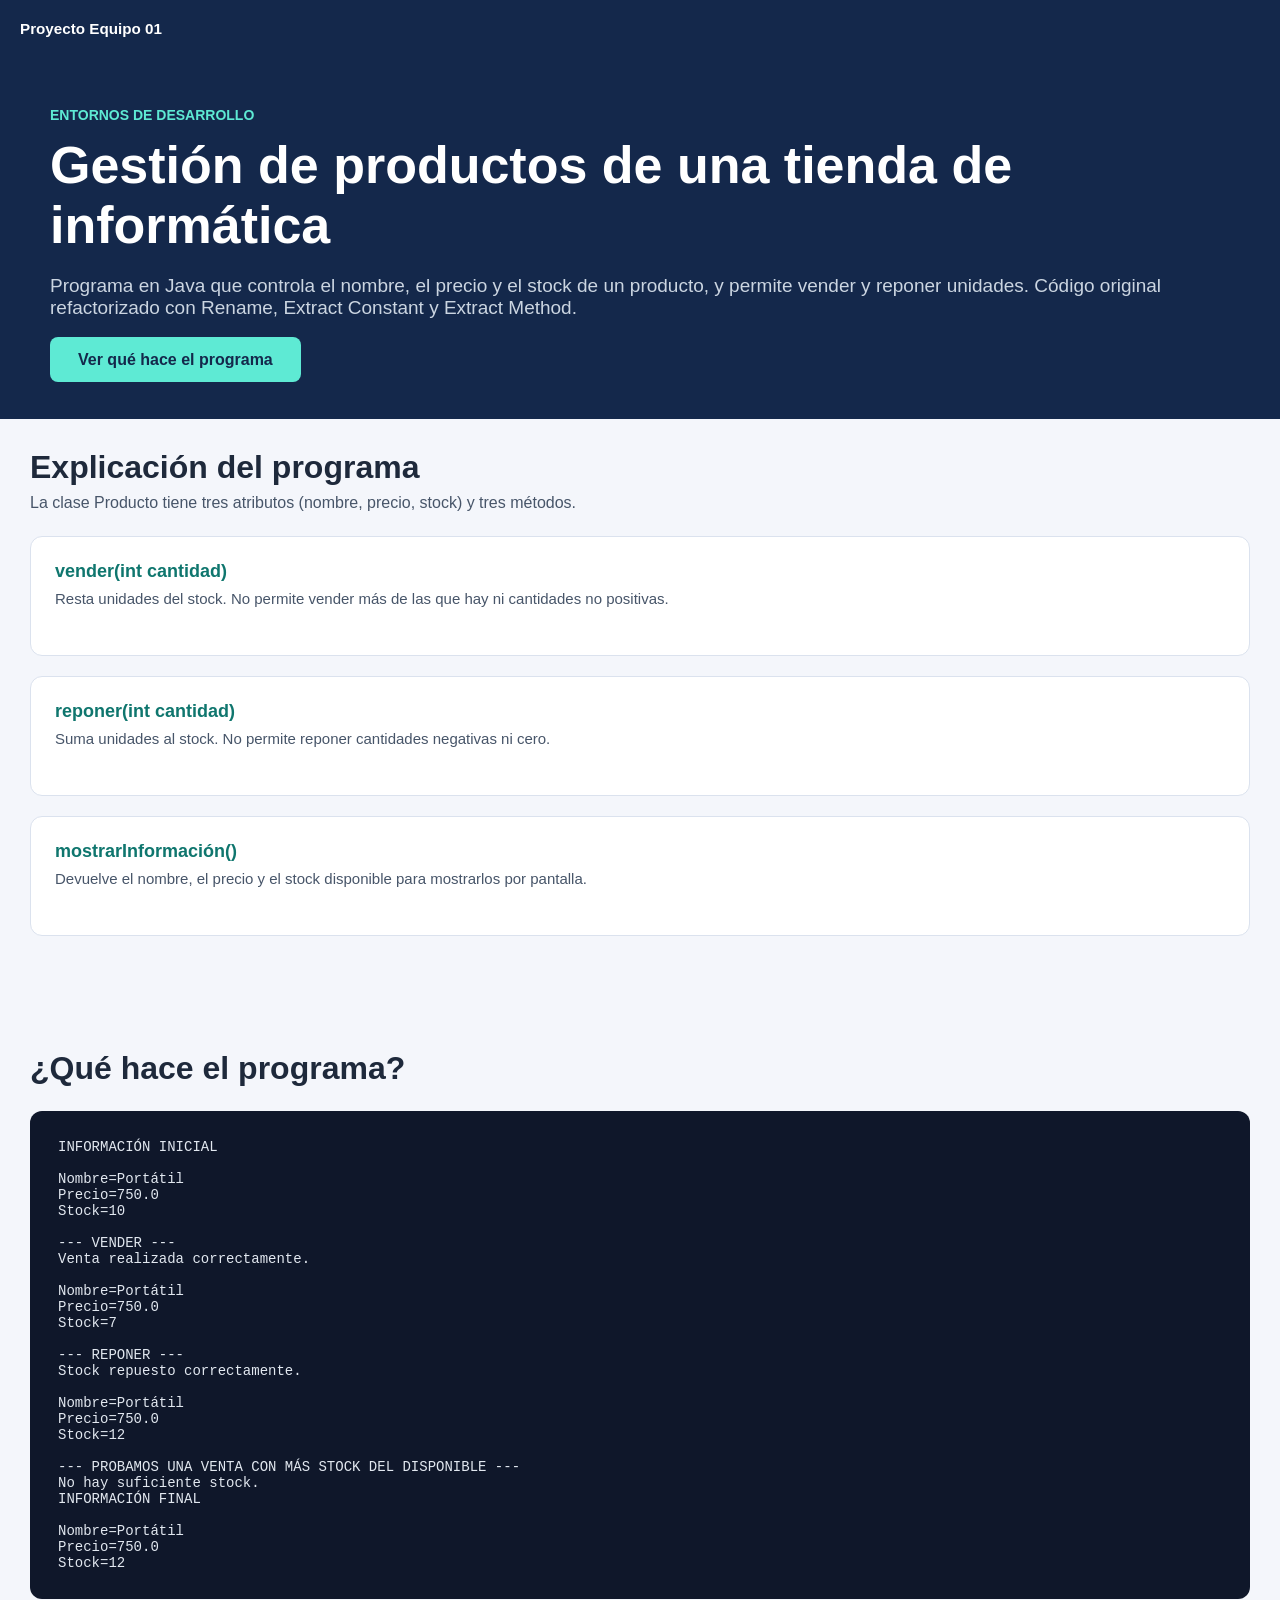
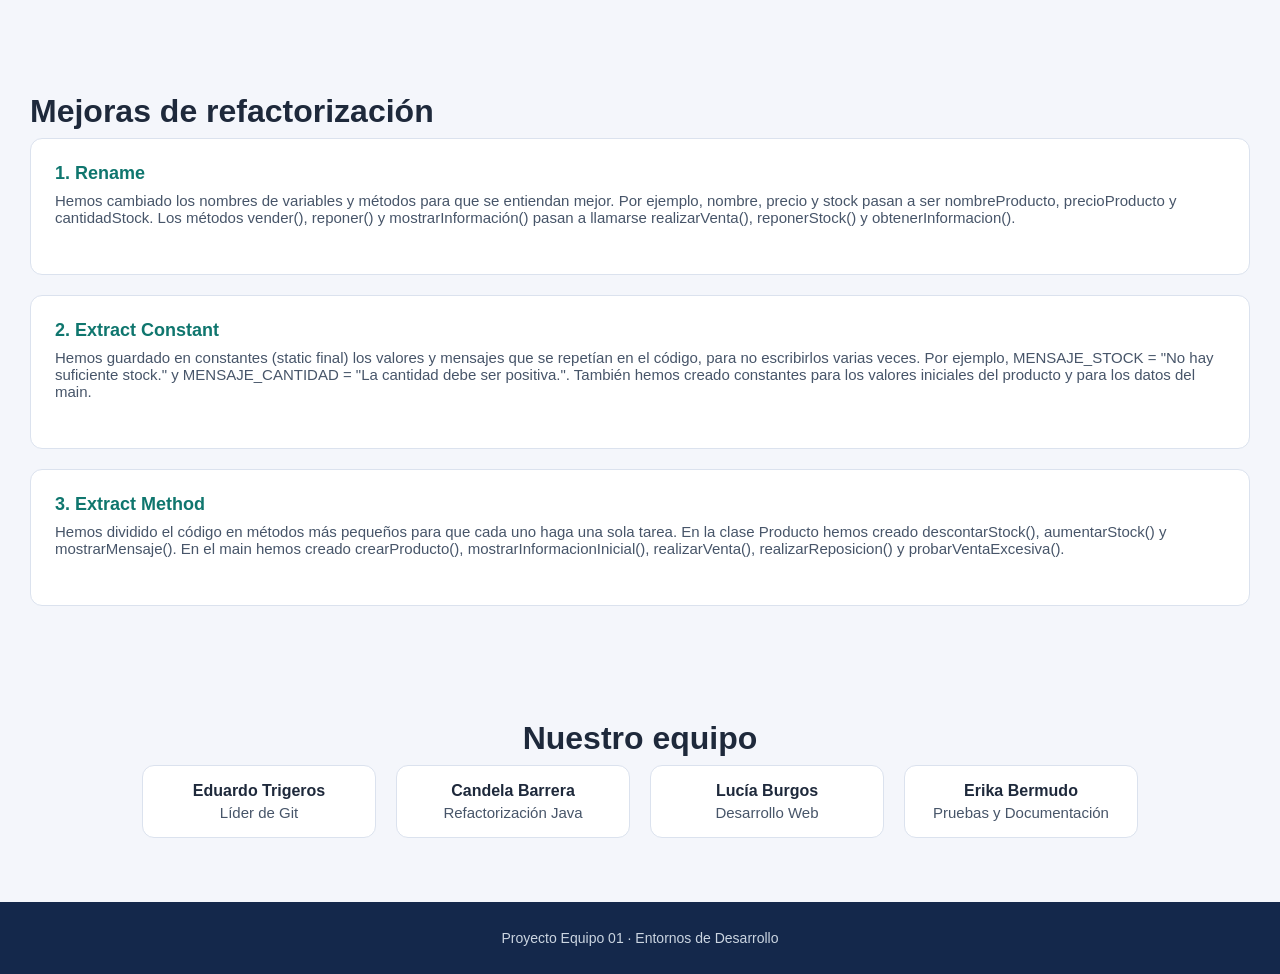
<file: index.html>
<!DOCTYPE html>
<html lang="es">
<head>
    <meta charset="UTF-8">
    <meta name="viewport" content="width=device-width, initial-scale=1.0">
    <title>Proyecto Equipo 01</title>
    <link rel="stylesheet" href="styles.css">
</head>
<body>
    <header>
        <nav>
            <h3>Proyecto Equipo 01</h3>
        </nav>
        <div>
            <h5>ENTORNOS DE DESARROLLO</h5>
            <h1>Gestión de productos de una tienda de informática</h1>
            <p>
                Programa en Java que controla el nombre, el precio y el stock de un
                producto, y permite vender y reponer unidades. Código original
                refactorizado con Rename, Extract Constant y Extract Method.
            </p>
            <a href="codigo.html">Ver qué hace el programa</a>
        </div>
    </header>

    <main>
        <section>
            <h2>Explicación del programa</h2>
            <p>La clase Producto tiene tres atributos (nombre, precio, stock) y tres métodos.</p>
            <div>
                <article>
                    <h3>vender(int cantidad)</h3>
                    <p>Resta unidades del stock. No permite vender más de las que hay ni cantidades no positivas.</p>
                </article>
                <article>
                    <h3>reponer(int cantidad)</h3>
                    <p>Suma unidades al stock. No permite reponer cantidades negativas ni cero.</p>
                </article>
                <article>
                    <h3>mostrarInformación()</h3>
                    <p>Devuelve el nombre, el precio y el stock disponible para mostrarlos por pantalla.</p>
                </article>
            </div>
        </section>

        <section>
            <h2>¿Qué hace el programa?</h2>
            <pre>INFORMACIÓN INICIAL

Nombre=Portátil
Precio=750.0
Stock=10

--- VENDER ---
Venta realizada correctamente.

Nombre=Portátil
Precio=750.0
Stock=7

--- REPONER ---
Stock repuesto correctamente.

Nombre=Portátil
Precio=750.0
Stock=12

--- PROBAMOS UNA VENTA CON MÁS STOCK DEL DISPONIBLE ---
No hay suficiente stock.
INFORMACIÓN FINAL

Nombre=Portátil
Precio=750.0
Stock=12</pre>
        </section>

        <section>
            <h2>Mejoras de refactorización</h2>
            <div>
                <article>
                    <h3>1. Rename</h3>
                    <p>Hemos cambiado los nombres de variables y métodos para que se entiendan mejor. Por ejemplo, nombre, precio y stock pasan a ser nombreProducto, precioProducto y cantidadStock. Los métodos vender(), reponer() y mostrarInformación() pasan a llamarse realizarVenta(), reponerStock() y obtenerInformacion().</p>
                </article>
                <article>
                    <h3>2. Extract Constant</h3>
                    <p>Hemos guardado en constantes (static final) los valores y mensajes que se repetían en el código, para no escribirlos varias veces. Por ejemplo, MENSAJE_STOCK = "No hay suficiente stock." y MENSAJE_CANTIDAD = "La cantidad debe ser positiva.". También hemos creado constantes para los valores iniciales del producto y para los datos del main.</p>
                </article>
                <article>
                    <h3>3. Extract Method</h3>
                    <p>Hemos dividido el código en métodos más pequeños para que cada uno haga una sola tarea. En la clase Producto hemos creado descontarStock(), aumentarStock() y mostrarMensaje(). En el main hemos creado crearProducto(), mostrarInformacionInicial(), realizarVenta(), realizarReposicion() y probarVentaExcesiva().</p>
                </article>
            </div>
        </section>

        <section id="roles">
            <h2>Nuestro equipo</h2>
            <div>
                <article>
                    <h4>Eduardo Trigeros</h4>
                    <p>Líder de Git</p>
                </article>
                <article>
                    <h4>Candela Barrera</h4>
                    <p>Refactorización Java</p>
                </article>
                <article>
                    <h4>Lucía Burgos</h4>
                    <p>Desarrollo Web</p>
                </article>
                <article>
                    <h4>Erika Bermudo</h4>
                    <p>Pruebas y Documentación</p>
                </article>
            </div>
        </section>
    </main>

    <footer>
        <p>Proyecto Equipo 01 · Entornos de Desarrollo</p>
    </footer>
</body>
</html>
</file>
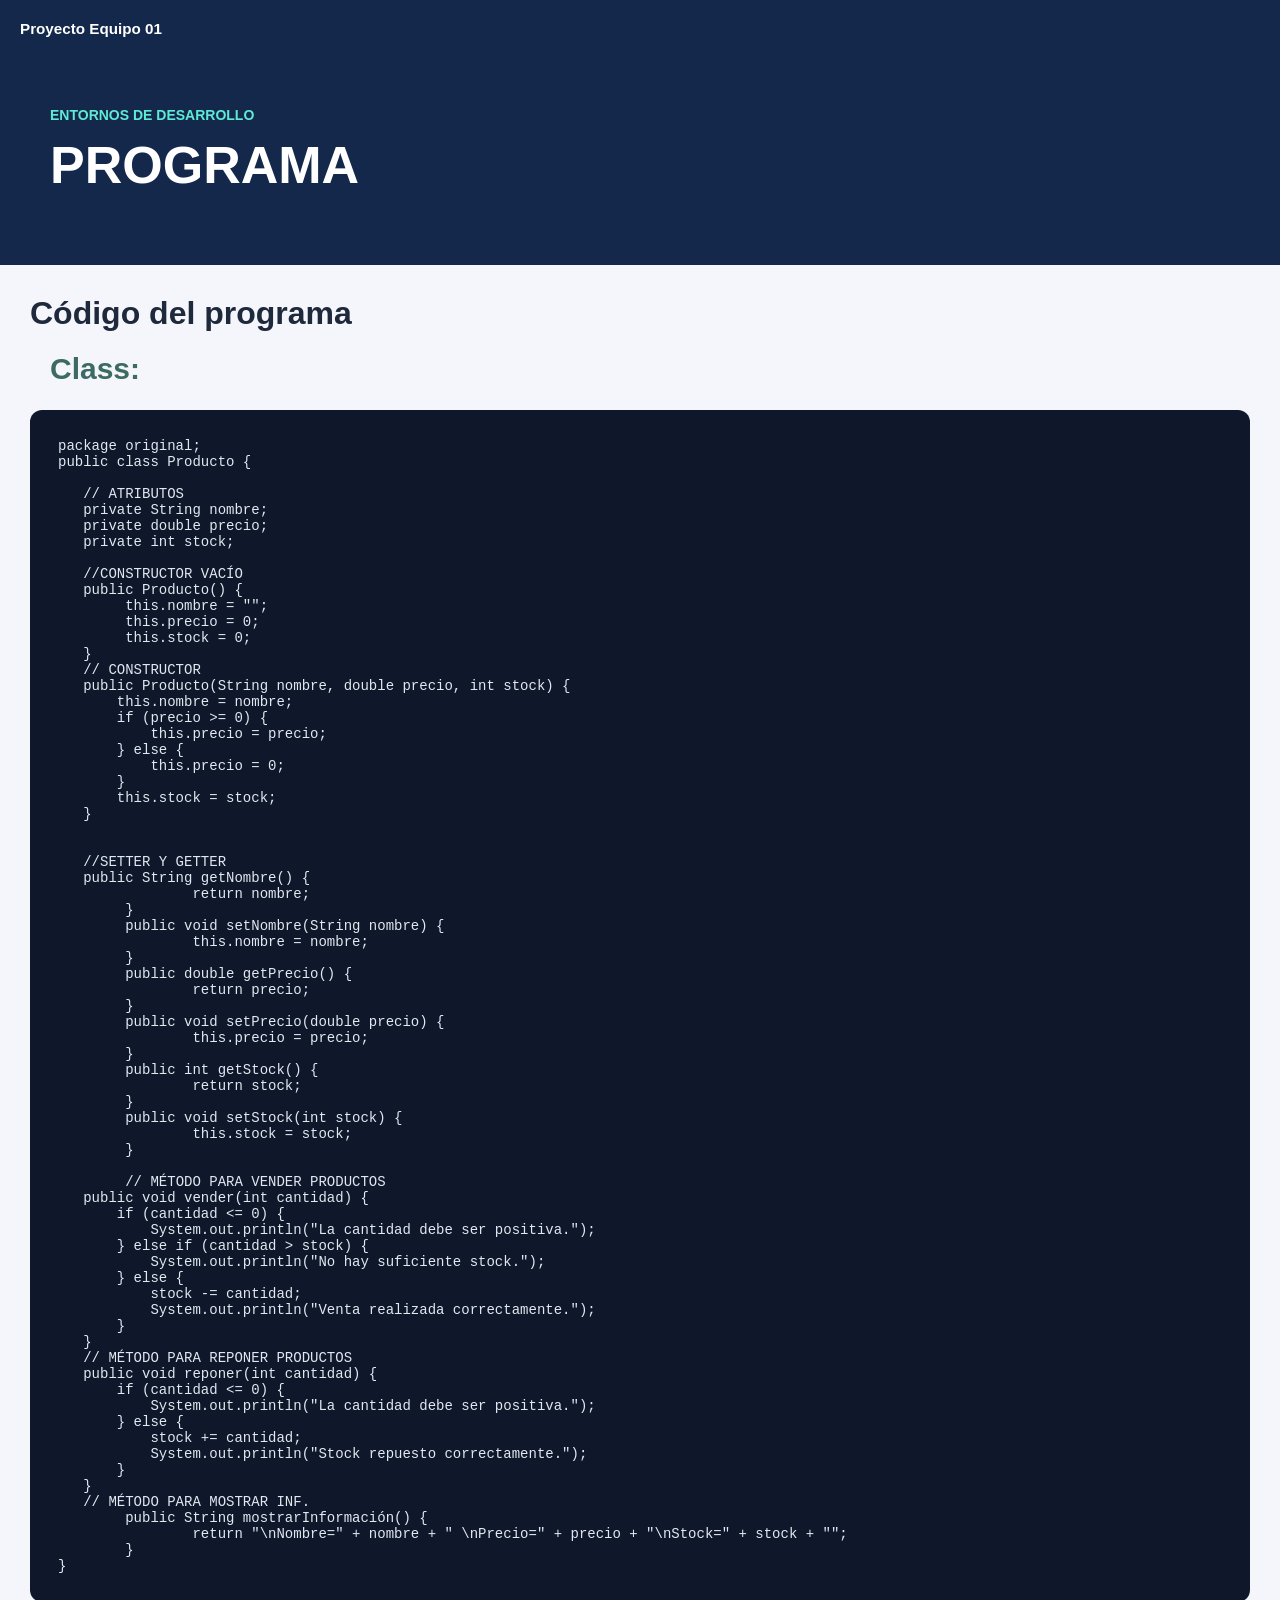
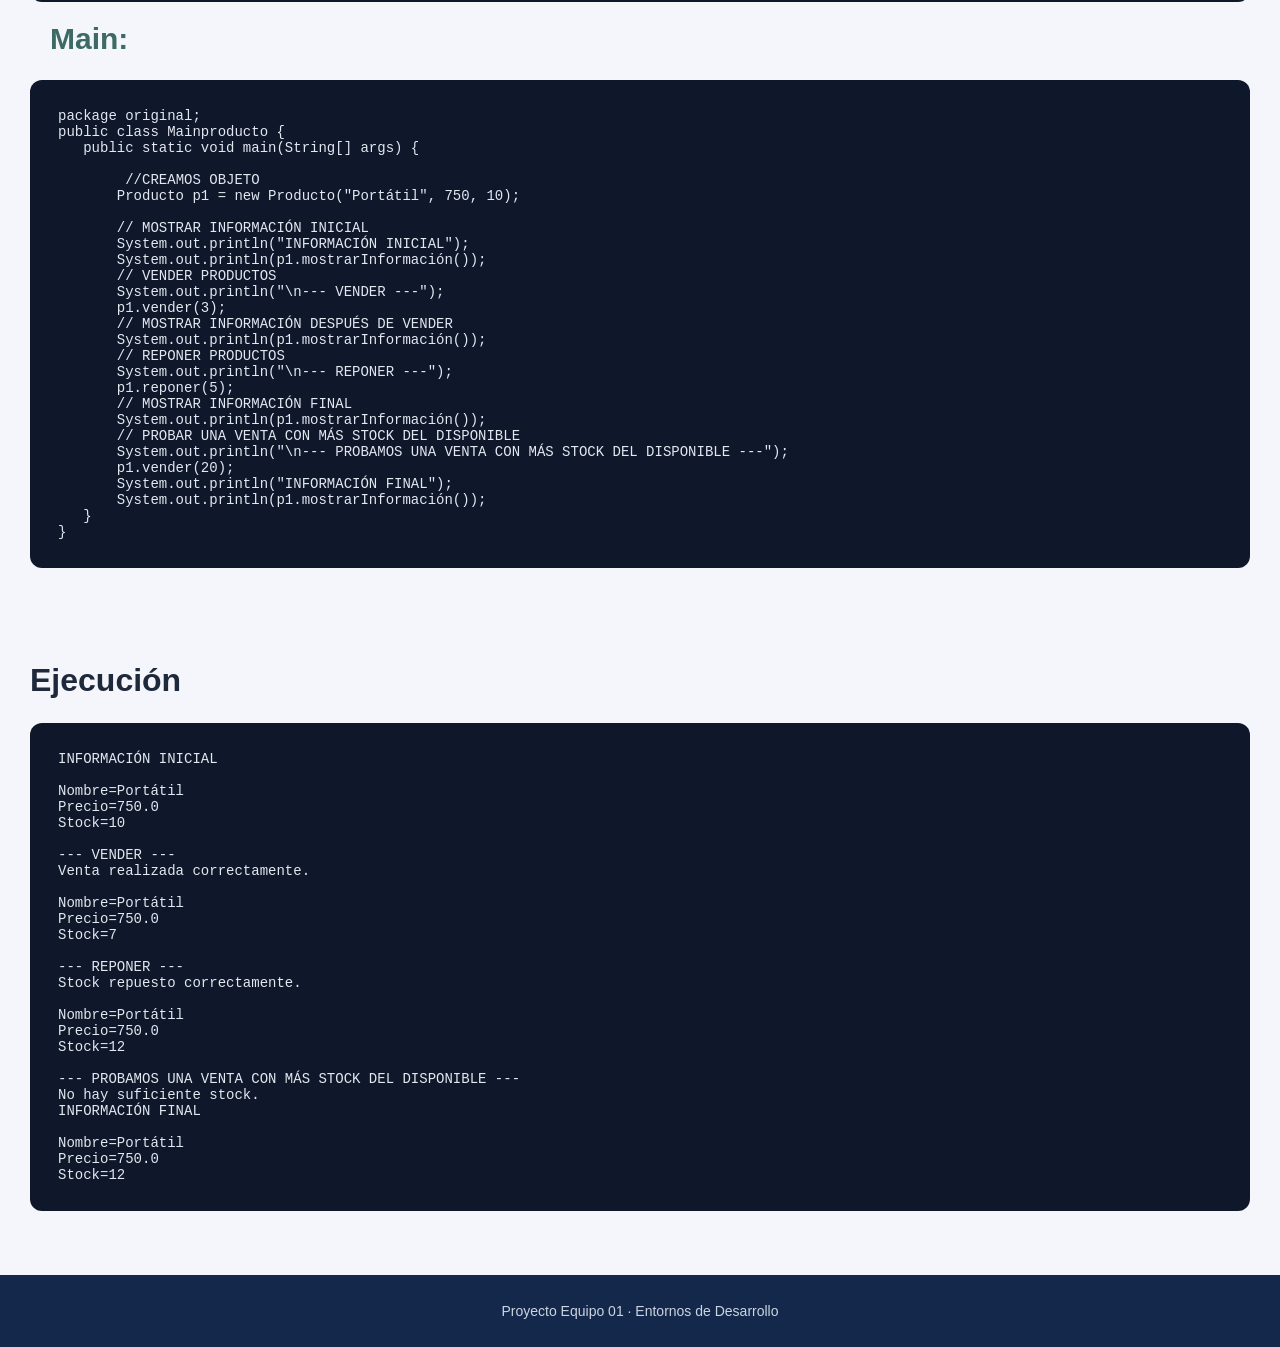
<file: codigo.html>
<!DOCTYPE html>
<html lang="es">
<head>
    <meta charset="UTF-8">
    <meta name="viewport" content="width=device-width, initial-scale=1.0">
    <title>::.CÓDIGO.::</title>
    <link rel="stylesheet" href="codigo.css">
</head>
<body>
    <header>
        <nav>
            <h3>Proyecto Equipo 01</h3>
        </nav>
        <div>
            <h5>ENTORNOS DE DESARROLLO</h5>
            <h1>PROGRAMA</h1>
        </div>
    </header>

    <main>
        <section>
            <h2>Código del programa</h2>
            <h3>Class:</h3>
            <pre>package original;
public class Producto {
  
   // ATRIBUTOS
   private String nombre;
   private double precio;
   private int stock;
  
   //CONSTRUCTOR VACÍO
   public Producto() {
   	this.nombre = "";
   	this.precio = 0;
   	this.stock = 0;
   }
   // CONSTRUCTOR
   public Producto(String nombre, double precio, int stock) {
       this.nombre = nombre;
       if (precio &gt;= 0) {
           this.precio = precio;
       } else {
           this.precio = 0;
       }
       this.stock = stock;
   }
  
  
   //SETTER Y GETTER
   public String getNombre() {
		return nombre;
	}
	public void setNombre(String nombre) {
		this.nombre = nombre;
	}
	public double getPrecio() {
		return precio;
	}
	public void setPrecio(double precio) {
		this.precio = precio;
	}
	public int getStock() {
		return stock;
	}
	public void setStock(int stock) {
		this.stock = stock;
	}
	
	// MÉTODO PARA VENDER PRODUCTOS
   public void vender(int cantidad) {
       if (cantidad &lt;= 0) {
           System.out.println("La cantidad debe ser positiva.");
       } else if (cantidad &gt; stock) {
           System.out.println("No hay suficiente stock.");
       } else {
           stock -= cantidad;
           System.out.println("Venta realizada correctamente.");
       }
   }
   // MÉTODO PARA REPONER PRODUCTOS
   public void reponer(int cantidad) {
       if (cantidad &lt;= 0) {
           System.out.println("La cantidad debe ser positiva.");
       } else {
           stock += cantidad;
           System.out.println("Stock repuesto correctamente.");
       }
   }
   // MÉTODO PARA MOSTRAR INF.
	public String mostrarInformación() {
		return "\nNombre=" + nombre + " \nPrecio=" + precio + "\nStock=" + stock + "";
	}
}
</pre>
            <h3>Main: </h3>
            <pre>package original;
public class Mainproducto {
   public static void main(String[] args) {
   	
   	//CREAMOS OBJETO
       Producto p1 = new Producto("Portátil", 750, 10);
      
       // MOSTRAR INFORMACIÓN INICIAL
       System.out.println("INFORMACIÓN INICIAL");
       System.out.println(p1.mostrarInformación());
       // VENDER PRODUCTOS
       System.out.println("\n--- VENDER ---");
       p1.vender(3);
       // MOSTRAR INFORMACIÓN DESPUÉS DE VENDER
       System.out.println(p1.mostrarInformación());
       // REPONER PRODUCTOS
       System.out.println("\n--- REPONER ---");
       p1.reponer(5);
       // MOSTRAR INFORMACIÓN FINAL
       System.out.println(p1.mostrarInformación());
       // PROBAR UNA VENTA CON MÁS STOCK DEL DISPONIBLE
       System.out.println("\n--- PROBAMOS UNA VENTA CON MÁS STOCK DEL DISPONIBLE ---");
       p1.vender(20);
       System.out.println("INFORMACIÓN FINAL");
       System.out.println(p1.mostrarInformación());
   }
}
</pre>
        </section>

        <section>
            <h2>Ejecución</h2>
            <pre>INFORMACIÓN INICIAL

Nombre=Portátil
Precio=750.0
Stock=10

--- VENDER ---
Venta realizada correctamente.

Nombre=Portátil
Precio=750.0
Stock=7

--- REPONER ---
Stock repuesto correctamente.

Nombre=Portátil
Precio=750.0
Stock=12

--- PROBAMOS UNA VENTA CON MÁS STOCK DEL DISPONIBLE ---
No hay suficiente stock.
INFORMACIÓN FINAL

Nombre=Portátil
Precio=750.0
Stock=12</pre>
        </section>
    </main>

    <footer>
        <p>Proyecto Equipo 01 · Entornos de Desarrollo</p>
    </footer>
</body>
</html>
</file>
<file: styles.css>
* {
    margin: 0;
    padding: 0;
    font-family: Arial, Helvetica, sans-serif;
}

body {
    background-color: #f4f6fb;
    color: #1e293b;
}


header {
    background-color: #14284b;
    color: #ffffff;
}

header nav {
    padding: 20px;
    font-size: 13px;
}


header div {
    padding: 50px ;
}

header h5 {
    color: #5eead4;
    font-size: 14px;
    margin-bottom: 12px;
}

header h1 {
    font-size: 52px;
    margin-bottom: 20px;
}

header p {
    color: #cbd5e1;
    font-size: 19px;
    margin-bottom: 32px;
}

header div a {
    background-color: #5eead4;
    color: #14284b;
    font-weight: bold;
    padding: 14px 28px;
    border-radius: 8px;
    text-decoration: none;
}

header div a:hover {
    background-color: #99f6e4;
}

main section {
    max-width: 2100px;
    margin: 0;
    padding: 30px;
}

main h2 {
    font-size: 32px;
    margin-bottom: 8px;
}

main section p {
    color: #475569;
    margin-bottom: 24px;
}


main article {
    background-color: #ffffff;
    border: 1px solid #dbe2ee;
    border-radius: 12px;
    padding: 24px;
    margin-bottom: 20px;
}

main article h3 {
    font-size: 18px;
    margin-bottom: 8px;
}

main article p {
    color: #475569;
    font-size: 15px;
}

pre {
    background-color: #0f172a;
    color: #e2e8f0;
    padding: 28px;
    border-radius: 12px;
    font-family: "Courier New", monospace;
    font-size: 14px;
    margin-top: 24px;
    overflow-x: auto;
}


main section div h3 {
    color: #0f766e;
}


main section {
    padding-bottom: 64px;
}


footer {
    background-color: #14284b;
    color: #cbd5e1;
    text-align: center;
    padding: 28px 4%;
    font-size: 14px;
    clear: both;
}

#roles {
    text-align: center;
}

#roles div {
    display: flex;
    justify-content: center;
    gap: 20px;
    flex-wrap: wrap;
}

#roles article {
    width: 200px;
    padding: 16px;
    margin-bottom: 0;
}

#roles h4 {
    font-size: 16px;
    margin-bottom: 4px;
}

#roles article p {
    margin-bottom: 0;
}
</file>
<file: codigo.css>
* {
    margin: 0;
    padding: 0;
    font-family: Arial, Helvetica, sans-serif;
}

body {
    background-color: #f4f6fb;
    color: #1e293b;
}


header {
    background-color: #14284b;
    color: #ffffff;
}

header nav {
    padding: 20px;
    font-size: 13px;
}


header div {
    padding: 50px ;

}

header h5 {
    color: #5eead4;
    font-size: 14px;
    margin-bottom: 12px;
}

header h1 {
    font-size: 52px;
    margin-bottom: 20px;
    
}


main section {
    max-width: 2100px;
    margin: 0;
    padding: 30px;
}

main h2 {
    font-size: 32px;
    margin-bottom: 8px;
}
main h3{
    color: #3c6b64;
    margin: 20px;
    font-size: 30px;
}

main section p {
    color: #475569;
    margin-bottom: 24px;
}


main article {
    background-color: #ffffff;
    border: 1px solid #dbe2ee;
    border-radius: 12px;
    padding: 24px;
    margin-bottom: 20px;
}

main article h3 {
    font-size: 18px;
    margin-bottom: 8px;
    
}

main article p {
    color: #475569;
    font-size: 15px;
}

pre {
    background-color: #0f172a;
    color: #e2e8f0;
    padding: 28px;
    border-radius: 12px;
    font-family: "Courier New", monospace;
    font-size: 14px;
    margin-top: 24px;
    overflow-x: auto;
}


main section div h3 {
    color: #0f766e;
}


main section {
    padding-bottom: 64px;
}


footer {
    background-color: #14284b;
    color: #cbd5e1;
    text-align: center;
    padding: 28px 4%;
    font-size: 14px;
    clear: both;
}
</file>
